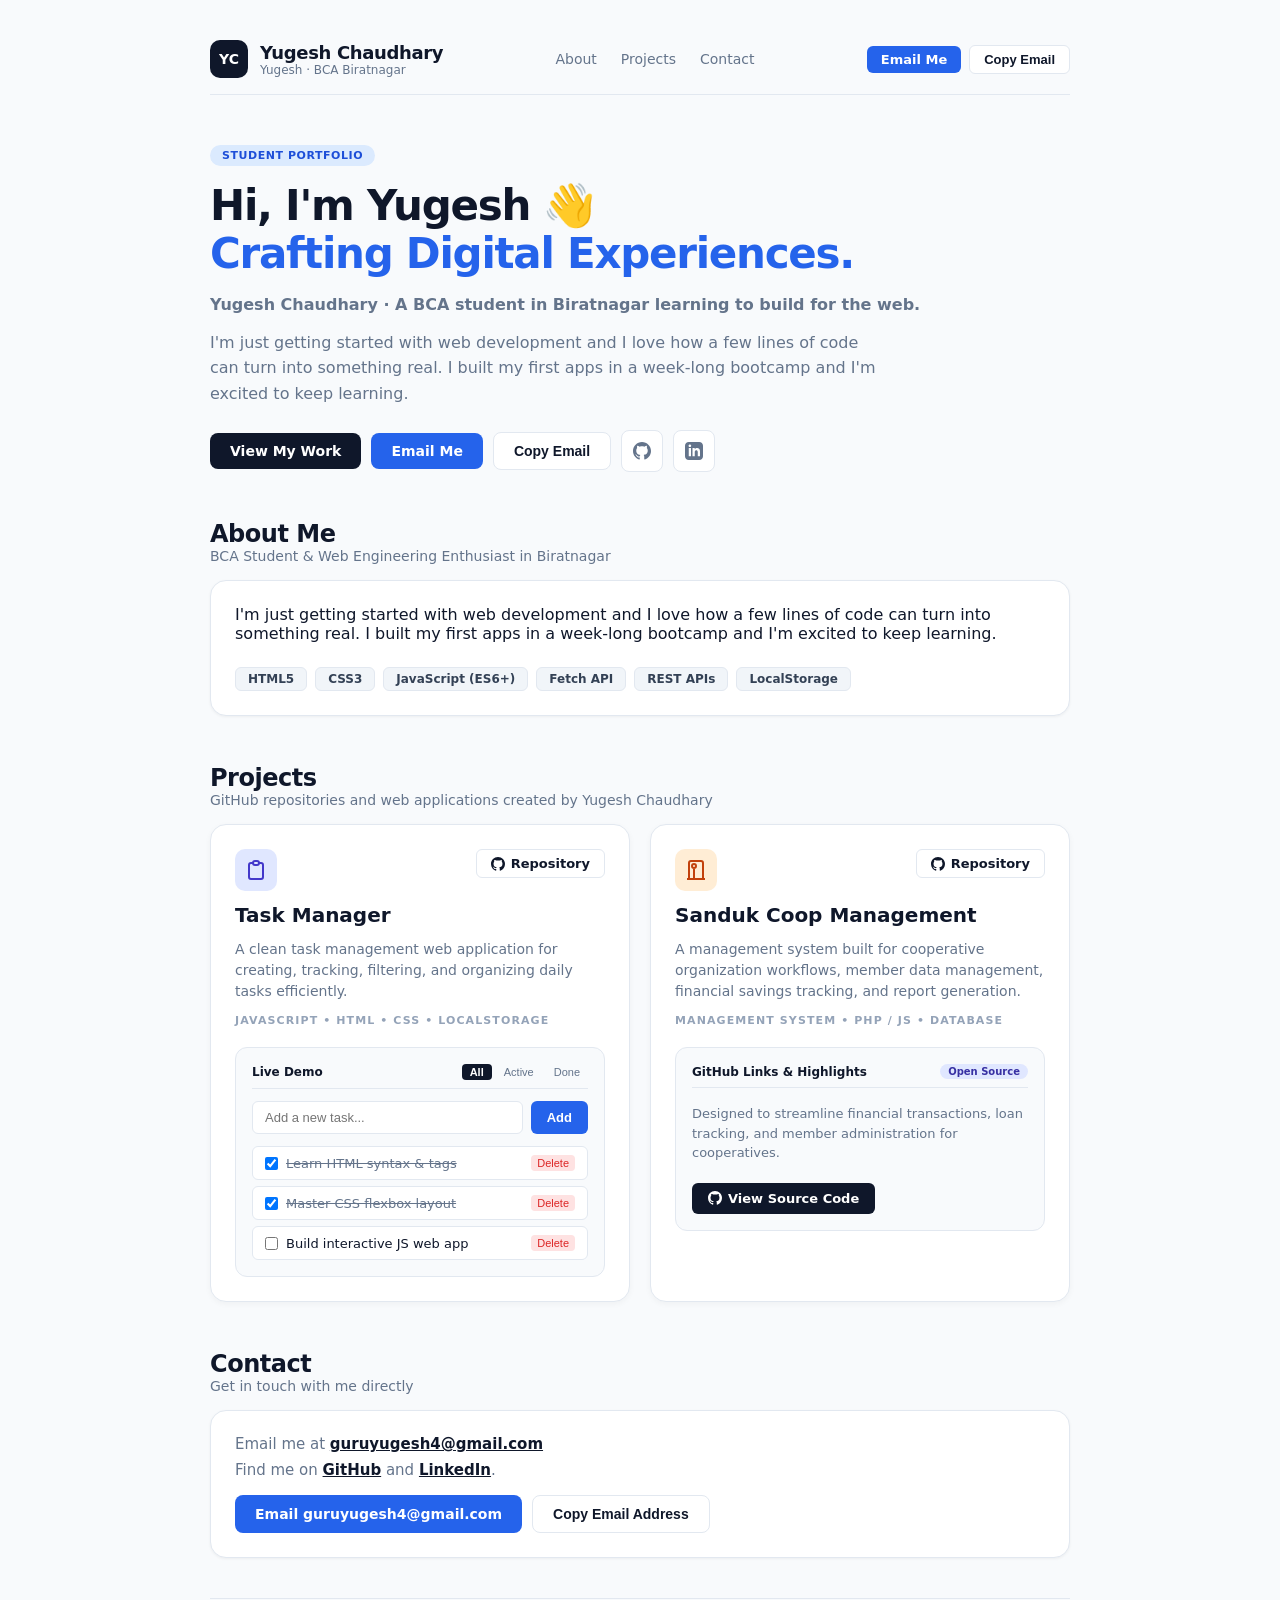
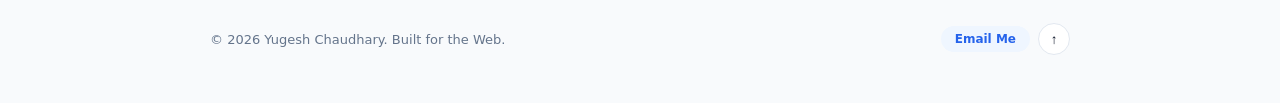
<file: index.html>
<!doctype html>
<html lang="en">
  <head>
    <meta charset="UTF-8" />
    <meta name="viewport" content="width=device-width, initial-scale=1.0" />
    <title>Yugesh Chaudhary - Yugesh Portfolio</title>
    <link rel="stylesheet" href="./index.css" />
  </head>
  <body>
    <div id="app" class="app-container">
      <!-- Header / Navigation -->
      <header class="navbar">
        <div class="nav-brand">
          <div class="brand-avatar">YC</div>
          <div class="brand-text">
            <span class="brand-name">Yugesh Chaudhary</span>
            <span class="brand-sub">Yugesh · BCA Biratnagar</span>
          </div>
        </div>
        <nav class="nav-links">
          <a href="#about">About</a>
          <a href="#projects">Projects</a>
          <a href="#contact">Contact</a>
        </nav>
        <div class="nav-actions">
          <a href="mailto:guruyugesh4@gmail.com" class="btn btn-primary-sm">Email Me</a>
          <button id="copyEmailNavBtn" class="btn btn-outline-sm">Copy Email</button>
        </div>
      </header>

      <!-- Main Content -->
      <main class="main-content">
        <!-- Hero Section -->
        <section class="hero-card">
          <div class="badge-tag">Student Portfolio</div>
          <h1 class="hero-title">
            Hi, I'm Yugesh 👋<br />
            <span class="text-blue">Crafting Digital Experiences.</span>
          </h1>
          <p class="hero-subtext">
            Yugesh Chaudhary · A BCA student in Biratnagar learning to build for the web.
          </p>
          <p class="hero-description">
            I'm just getting started with web development and I love how a few lines of code can turn into something real. I built my first apps in a week-long bootcamp and I'm excited to keep learning.
          </p>
          
          <div class="btn-group">
            <a href="#projects" class="btn btn-dark">View My Work</a>
            <a href="mailto:guruyugesh4@gmail.com" class="btn btn-blue">Email Me</a>
            <button id="copyEmailHeroBtn" class="btn btn-outline">Copy Email</button>
            <a href="https://github.com/yugeshChaudhar" target="_blank" rel="noopener noreferrer" class="btn btn-icon" title="GitHub">
              <svg width="18" height="18" viewBox="0 0 24 24" fill="currentColor"><path d="M12 0c-6.626 0-12 5.373-12 12 0 5.302 3.438 9.8 8.207 11.387.599.111.793-.261.793-.577v-2.234c-3.338.726-4.033-1.416-4.033-1.416-.546-1.387-1.333-1.756-1.333-1.756-1.089-.745.083-.729.083-.729 1.205.084 1.839 1.237 1.839 1.237 1.07 1.834 2.807 1.304 3.492.997.107-.775.418-1.305.762-1.604-2.665-.305-5.467-1.334-5.467-5.931 0-1.311.469-2.381 1.236-3.221-.124-.303-.535-1.524.117-3.176 0 0 1.008-.322 3.301 1.23.957-.266 1.983-.399 3.003-.404 1.02.005 2.047.138 3.006.404 2.291-1.552 3.297-1.23 3.297-1.23.653 1.653.242 2.874.118 3.176.77.84 1.235 1.911 1.235 3.221 0 4.609-2.807 5.624-5.479 5.921.43.372.823 1.102.823 2.222v3.293c0 .319.192.694.801.576 4.765-1.589 8.199-6.086 8.199-11.386 0-6.627-5.373-12-12-12z"/></svg>
            </a>
            <a href="https://linkedin.com" target="_blank" rel="noopener noreferrer" class="btn btn-icon" title="LinkedIn">
              <svg width="18" height="18" viewBox="0 0 24 24" fill="currentColor"><path d="M19 0h-14c-2.761 0-5 2.239-5 5v14c0 2.761 2.239 5 5 5h14c2.762 0 5-2.239 5-5v-14c0-2.761-2.238-5-5-5zm-11 19h-3v-11h3v11zm-1.5-12.268c-.966 0-1.75-.79-1.75-1.764s.784-1.764 1.75-1.764 1.75.79 1.75 1.764-.783 1.764-1.75 1.764zm13.5 12.268h-3v-5.604c0-3.368-4-3.113-4 0v5.604h-3v-11h3v1.765c1.396-2.586 7-2.777 7 2.476v6.759z"/></svg>
            </a>
          </div>
        </section>

        <!-- About Section -->
        <section id="about" class="section-block">
          <div class="section-header">
            <h2>About Me</h2>
            <p>BCA Student & Web Engineering Enthusiast in Biratnagar</p>
          </div>
          <div class="about-card">
            <p>
              I'm just getting started with web development and I love how a few lines of code can turn into something real. I built my first apps in a week-long bootcamp and I'm excited to keep learning.
            </p>
            <div class="skills-grid">
              <span class="skill-pill">HTML5</span>
              <span class="skill-pill">CSS3</span>
              <span class="skill-pill">JavaScript (ES6+)</span>
              <span class="skill-pill">Fetch API</span>
              <span class="skill-pill">REST APIs</span>
              <span class="skill-pill">LocalStorage</span>
            </div>
          </div>
        </section>

        <!-- Projects Section -->
        <section id="projects" class="section-block">
          <div class="section-header">
            <h2>Projects</h2>
            <p>GitHub repositories and web applications created by Yugesh Chaudhary</p>
          </div>

          <div class="projects-grid">
            <!-- Project 1: Task Manager -->
            <div class="project-card">
              <div class="project-header-row" style="display:flex; justify-content:space-between; align-items:flex-start;">
                <div class="project-icon icon-indigo">
                  <svg width="24" height="24" fill="none" stroke="currentColor" stroke-width="2" viewBox="0 0 24 24"><path d="M9 5H7a2 2 0 00-2 2v12a2 2 0 002 2h10a2 2 0 002-2V7a2 2 0 00-2-2h-2M9 5a2 2 0 002 2h2a2 2 0 002-2M9 5a2 2 0 012-2h2a2 2 0 012 2"/></svg>
                </div>
                <a href="https://github.com/yugeshChaudhar/Task-manager" target="_blank" rel="noopener noreferrer" class="btn btn-outline-sm" style="display:inline-flex; align-items:center; gap:6px;">
                  <svg width="14" height="14" viewBox="0 0 24 24" fill="currentColor"><path d="M12 0c-6.626 0-12 5.373-12 12 0 5.302 3.438 9.8 8.207 11.387.599.111.793-.261.793-.577v-2.234c-3.338.726-4.033-1.416-4.033-1.416-.546-1.387-1.333-1.756-1.333-1.756-1.089-.745.083-.729.083-.729 1.205.084 1.839 1.237 1.839 1.237 1.07 1.834 2.807 1.304 3.492.997.107-.775.418-1.305.762-1.604-2.665-.305-5.467-1.334-5.467-5.931 0-1.311.469-2.381 1.236-3.221-.124-.303-.535-1.524.117-3.176 0 0 1.008-.322 3.301 1.23.957-.266 1.983-.399 3.003-.404 1.02.005 2.047.138 3.006.404 2.291-1.552 3.297-1.23 3.297-1.23.653 1.653.242 2.874.118 3.176.77.84 1.235 1.911 1.235 3.221 0 4.609-2.807 5.624-5.479 5.921.43.372.823 1.102.823 2.222v3.293c0 .319.192.694.801.576 4.765-1.589 8.199-6.086 8.199-11.386 0-6.627-5.373-12-12-12z"/></svg>
                  Repository
                </a>
              </div>
              <h3 class="project-title">Task Manager</h3>
              <p class="project-desc">
                A clean task management web application for creating, tracking, filtering, and organizing daily tasks efficiently.
              </p>
              <div class="tech-tags">
                <span>JavaScript</span> • <span>HTML</span> • <span>CSS</span> • <span>LocalStorage</span>
              </div>

              <!-- Interactive Task Manager Widget -->
              <div class="interactive-widget">
                <div class="widget-header">
                  <span>Live Demo</span>
                  <div class="task-filter-btns">
                    <button id="filterAll" class="filter-btn active">All</button>
                    <button id="filterActive" class="filter-btn">Active</button>
                    <button id="filterCompleted" class="filter-btn">Done</button>
                  </div>
                </div>
                <form id="taskForm" class="widget-input-row">
                  <input type="text" id="taskInput" placeholder="Add a new task..." required />
                  <button type="submit" class="btn btn-blue-sm">Add</button>
                </form>
                <ul id="taskList" class="task-list"></ul>
              </div>
            </div>

            <!-- Project 2: Sanduk Coop Management System -->
            <div class="project-card">
              <div class="project-header-row" style="display:flex; justify-content:space-between; align-items:flex-start;">
                <div class="project-icon icon-orange">
                  <svg width="24" height="24" fill="none" stroke="currentColor" stroke-width="2" viewBox="0 0 24 24"><path d="M19 21V5a2 2 0 00-2-2H7a2 2 0 00-2 2v16m14 0h2m-2 0h-5m-9 0H3m2 0h5m0 0h5m-5 0V10m0 0a2 2 0 100-4 2 2 0 000 4z"/></svg>
                </div>
                <a href="https://github.com/yugeshChaudhar/sanduk-coop-management-system" target="_blank" rel="noopener noreferrer" class="btn btn-outline-sm" style="display:inline-flex; align-items:center; gap:6px;">
                  <svg width="14" height="14" viewBox="0 0 24 24" fill="currentColor"><path d="M12 0c-6.626 0-12 5.373-12 12 0 5.302 3.438 9.8 8.207 11.387.599.111.793-.261.793-.577v-2.234c-3.338.726-4.033-1.416-4.033-1.416-.546-1.387-1.333-1.756-1.333-1.756-1.089-.745.083-.729.083-.729 1.205.084 1.839 1.237 1.839 1.237 1.07 1.834 2.807 1.304 3.492.997.107-.775.418-1.305.762-1.604-2.665-.305-5.467-1.334-5.467-5.931 0-1.311.469-2.381 1.236-3.221-.124-.303-.535-1.524.117-3.176 0 0 1.008-.322 3.301 1.23.957-.266 1.983-.399 3.003-.404 1.02.005 2.047.138 3.006.404 2.291-1.552 3.297-1.23 3.297-1.23.653 1.653.242 2.874.118 3.176.77.84 1.235 1.911 1.235 3.221 0 4.609-2.807 5.624-5.479 5.921.43.372.823 1.102.823 2.222v3.293c0 .319.192.694.801.576 4.765-1.589 8.199-6.086 8.199-11.386 0-6.627-5.373-12-12-12z"/></svg>
                  Repository
                </a>
              </div>
              <h3 class="project-title">Sanduk Coop Management</h3>
              <p class="project-desc">
                A management system built for cooperative organization workflows, member data management, financial savings tracking, and report generation.
              </p>
              <div class="tech-tags">
                <span>Management System</span> • <span>PHP / JS</span> • <span>Database</span>
              </div>

              <div class="interactive-widget">
                <div class="widget-header">
                  <span>GitHub Links & Highlights</span>
                  <span class="status-badge" style="background:#e0e7ff; color:#3730a3;">Open Source</span>
                </div>
                <p style="font-size:13px; color:#64748b; line-height:1.5; margin:4px 0;">
                  Designed to streamline financial transactions, loan tracking, and member administration for cooperatives.
                </p>
                <div style="display:flex; gap:8px; margin-top:4px;">
                  <a href="https://github.com/yugeshChaudhar/sanduk-coop-management-system" target="_blank" rel="noopener noreferrer" class="btn btn-dark-sm" style="text-decoration:none; display:inline-flex; align-items:center; gap:6px;">
                    <svg width="14" height="14" viewBox="0 0 24 24" fill="currentColor"><path d="M12 0c-6.626 0-12 5.373-12 12 0 5.302 3.438 9.8 8.207 11.387.599.111.793-.261.793-.577v-2.234c-3.338.726-4.033-1.416-4.033-1.416-.546-1.387-1.333-1.756-1.333-1.756-1.089-.745.083-.729.083-.729 1.205.084 1.839 1.237 1.839 1.237 1.07 1.834 2.807 1.304 3.492.997.107-.775.418-1.305.762-1.604-2.665-.305-5.467-1.334-5.467-5.931 0-1.311.469-2.381 1.236-3.221-.124-.303-.535-1.524.117-3.176 0 0 1.008-.322 3.301 1.23.957-.266 1.983-.399 3.003-.404 1.02.005 2.047.138 3.006.404 2.291-1.552 3.297-1.23 3.297-1.23.653 1.653.242 2.874.118 3.176.77.84 1.235 1.911 1.235 3.221 0 4.609-2.807 5.624-5.479 5.921.43.372.823 1.102.823 2.222v3.293c0 .319.192.694.801.576 4.765-1.589 8.199-6.086 8.199-11.386 0-6.627-5.373-12-12-12z"/></svg>
                    View Source Code
                  </a>
                </div>
              </div>
            </div>
          </div>
        </section>

        <!-- Contact Section -->
        <section id="contact" class="section-block">
          <div class="section-header">
            <h2>Contact</h2>
            <p>Get in touch with me directly</p>
          </div>
          <div class="contact-card">
            <div class="contact-info">
              <p>Email me at <a href="mailto:guruyugesh4@gmail.com" class="link-bold">guruyugesh4@gmail.com</a></p>
              <p>Find me on <a href="https://github.com/yugeshChaudhar" target="_blank" rel="noopener noreferrer" class="link-bold">GitHub</a> and <a href="https://linkedin.com" target="_blank" rel="noopener noreferrer" class="link-bold">LinkedIn</a>.</p>
              <div class="contact-btn-row">
                <a href="mailto:guruyugesh4@gmail.com" class="btn btn-blue">Email guruyugesh4@gmail.com</a>
                <button id="copyEmailContactBtn" class="btn btn-outline">Copy Email Address</button>
              </div>
            </div>
          </div>
        </section>
      </main>

      <!-- Footer -->
      <footer class="footer">
        <div class="footer-text">© 2026 Yugesh Chaudhary. Built for the Web.</div>
        <div class="footer-actions">
          <a href="mailto:guruyugesh4@gmail.com" class="btn-pill-blue">Email Me</a>
          <button id="scrollToTopBtn" class="btn-pill-icon" title="Scroll to top">↑</button>
        </div>
      </footer>
    </div>

    <!-- Notification Toast -->
    <div id="toast" class="toast hidden"></div>

    <script src="./index.js"></script>
  </body>
</html>
</file>
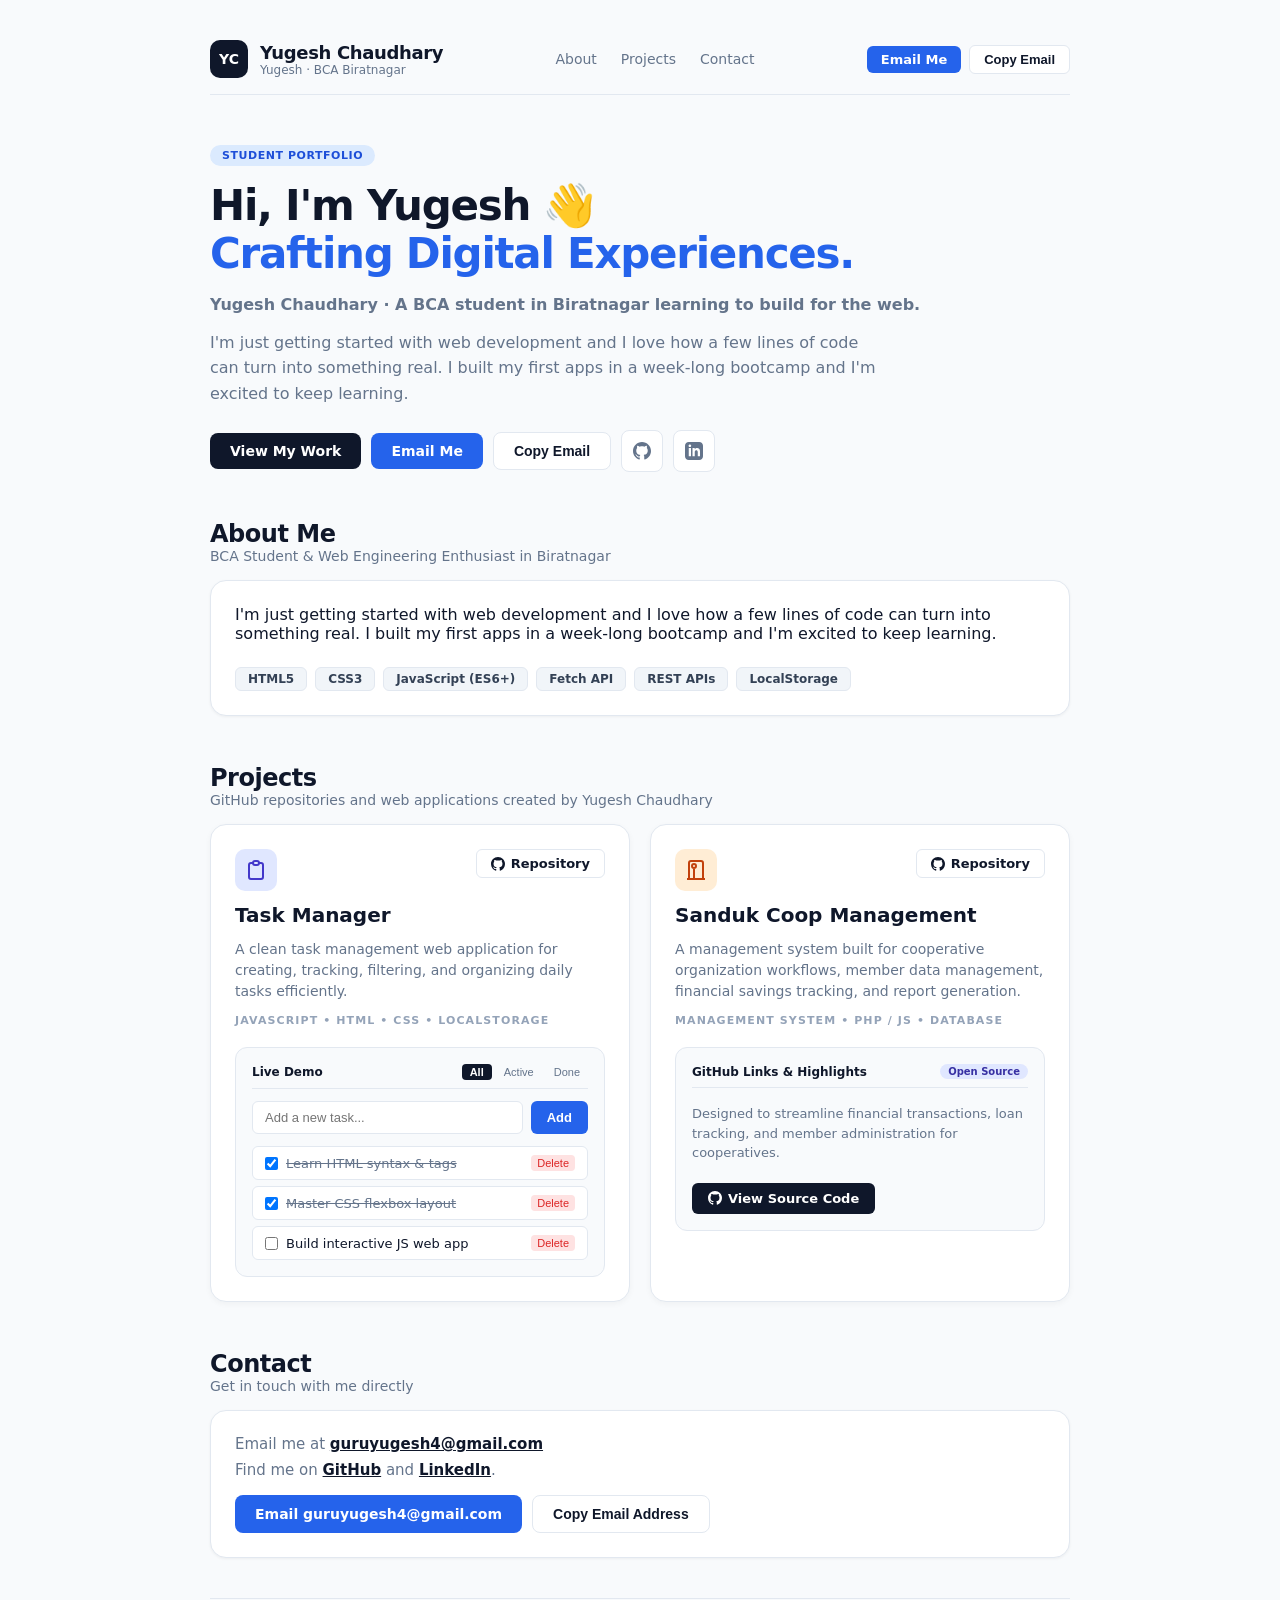
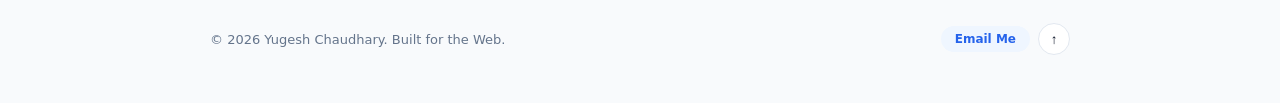
<file: portfolio.html>
<!doctype html>
<html lang="en">
  <head>
    <meta charset="UTF-8" />
    <meta name="viewport" content="width=device-width, initial-scale=1.0" />
    <title>Yugesh Chaudhary - Yugesh Portfolio</title>
    <link rel="stylesheet" href="./portfolio.css" />
  </head>
  <body>
    <div id="app" class="app-container">
      <!-- Header / Navigation -->
      <header class="navbar">
        <div class="nav-brand">
          <div class="brand-avatar">YC</div>
          <div class="brand-text">
            <span class="brand-name">Yugesh Chaudhary</span>
            <span class="brand-sub">Yugesh · BCA Biratnagar</span>
          </div>
        </div>
        <nav class="nav-links">
          <a href="#about">About</a>
          <a href="#projects">Projects</a>
          <a href="#contact">Contact</a>
        </nav>
        <div class="nav-actions">
          <a href="mailto:guruyugesh4@gmail.com" class="btn btn-primary-sm">Email Me</a>
          <button id="copyEmailNavBtn" class="btn btn-outline-sm">Copy Email</button>
        </div>
      </header>

      <!-- Main Content -->
      <main class="main-content">
        <!-- Hero Section -->
        <section class="hero-card">
          <div class="badge-tag">Student Portfolio</div>
          <h1 class="hero-title">
            Hi, I'm Yugesh 👋<br />
            <span class="text-blue">Crafting Digital Experiences.</span>
          </h1>
          <p class="hero-subtext">
            Yugesh Chaudhary · A BCA student in Biratnagar learning to build for the web.
          </p>
          <p class="hero-description">
            I'm just getting started with web development and I love how a few lines of code can turn into something real. I built my first apps in a week-long bootcamp and I'm excited to keep learning.
          </p>
          
          <div class="btn-group">
            <a href="#projects" class="btn btn-dark">View My Work</a>
            <a href="mailto:guruyugesh4@gmail.com" class="btn btn-blue">Email Me</a>
            <button id="copyEmailHeroBtn" class="btn btn-outline">Copy Email</button>
            <a href="https://github.com/yugeshChaudhar" target="_blank" rel="noopener noreferrer" class="btn btn-icon" title="GitHub">
              <svg width="18" height="18" viewBox="0 0 24 24" fill="currentColor"><path d="M12 0c-6.626 0-12 5.373-12 12 0 5.302 3.438 9.8 8.207 11.387.599.111.793-.261.793-.577v-2.234c-3.338.726-4.033-1.416-4.033-1.416-.546-1.387-1.333-1.756-1.333-1.756-1.089-.745.083-.729.083-.729 1.205.084 1.839 1.237 1.839 1.237 1.07 1.834 2.807 1.304 3.492.997.107-.775.418-1.305.762-1.604-2.665-.305-5.467-1.334-5.467-5.931 0-1.311.469-2.381 1.236-3.221-.124-.303-.535-1.524.117-3.176 0 0 1.008-.322 3.301 1.23.957-.266 1.983-.399 3.003-.404 1.02.005 2.047.138 3.006.404 2.291-1.552 3.297-1.23 3.297-1.23.653 1.653.242 2.874.118 3.176.77.84 1.235 1.911 1.235 3.221 0 4.609-2.807 5.624-5.479 5.921.43.372.823 1.102.823 2.222v3.293c0 .319.192.694.801.576 4.765-1.589 8.199-6.086 8.199-11.386 0-6.627-5.373-12-12-12z"/></svg>
            </a>
            <a href="https://linkedin.com" target="_blank" rel="noopener noreferrer" class="btn btn-icon" title="LinkedIn">
              <svg width="18" height="18" viewBox="0 0 24 24" fill="currentColor"><path d="M19 0h-14c-2.761 0-5 2.239-5 5v14c0 2.761 2.239 5 5 5h14c2.762 0 5-2.239 5-5v-14c0-2.761-2.238-5-5-5zm-11 19h-3v-11h3v11zm-1.5-12.268c-.966 0-1.75-.79-1.75-1.764s.784-1.764 1.75-1.764 1.75.79 1.75 1.764-.783 1.764-1.75 1.764zm13.5 12.268h-3v-5.604c0-3.368-4-3.113-4 0v5.604h-3v-11h3v1.765c1.396-2.586 7-2.777 7 2.476v6.759z"/></svg>
            </a>
          </div>
        </section>

        <!-- About Section -->
        <section id="about" class="section-block">
          <div class="section-header">
            <h2>About Me</h2>
            <p>BCA Student & Web Engineering Enthusiast in Biratnagar</p>
          </div>
          <div class="about-card">
            <p>
              I'm just getting started with web development and I love how a few lines of code can turn into something real. I built my first apps in a week-long bootcamp and I'm excited to keep learning.
            </p>
            <div class="skills-grid">
              <span class="skill-pill">HTML5</span>
              <span class="skill-pill">CSS3</span>
              <span class="skill-pill">JavaScript (ES6+)</span>
              <span class="skill-pill">Fetch API</span>
              <span class="skill-pill">REST APIs</span>
              <span class="skill-pill">LocalStorage</span>
            </div>
          </div>
        </section>

        <!-- Projects Section -->
        <section id="projects" class="section-block">
          <div class="section-header">
            <h2>Projects</h2>
            <p>GitHub repositories and web applications created by Yugesh Chaudhary</p>
          </div>

          <div class="projects-grid">
            <!-- Project 1: Task Manager -->
            <div class="project-card">
              <div class="project-header-row" style="display:flex; justify-content:space-between; align-items:flex-start;">
                <div class="project-icon icon-indigo">
                  <svg width="24" height="24" fill="none" stroke="currentColor" stroke-width="2" viewBox="0 0 24 24"><path d="M9 5H7a2 2 0 00-2 2v12a2 2 0 002 2h10a2 2 0 002-2V7a2 2 0 00-2-2h-2M9 5a2 2 0 002 2h2a2 2 0 002-2M9 5a2 2 0 012-2h2a2 2 0 012 2"/></svg>
                </div>
                <a href="https://github.com/yugeshChaudhar/Task-manager" target="_blank" rel="noopener noreferrer" class="btn btn-outline-sm" style="display:inline-flex; align-items:center; gap:6px;">
                  <svg width="14" height="14" viewBox="0 0 24 24" fill="currentColor"><path d="M12 0c-6.626 0-12 5.373-12 12 0 5.302 3.438 9.8 8.207 11.387.599.111.793-.261.793-.577v-2.234c-3.338.726-4.033-1.416-4.033-1.416-.546-1.387-1.333-1.756-1.333-1.756-1.089-.745.083-.729.083-.729 1.205.084 1.839 1.237 1.839 1.237 1.07 1.834 2.807 1.304 3.492.997.107-.775.418-1.305.762-1.604-2.665-.305-5.467-1.334-5.467-5.931 0-1.311.469-2.381 1.236-3.221-.124-.303-.535-1.524.117-3.176 0 0 1.008-.322 3.301 1.23.957-.266 1.983-.399 3.003-.404 1.02.005 2.047.138 3.006.404 2.291-1.552 3.297-1.23 3.297-1.23.653 1.653.242 2.874.118 3.176.77.84 1.235 1.911 1.235 3.221 0 4.609-2.807 5.624-5.479 5.921.43.372.823 1.102.823 2.222v3.293c0 .319.192.694.801.576 4.765-1.589 8.199-6.086 8.199-11.386 0-6.627-5.373-12-12-12z"/></svg>
                  Repository
                </a>
              </div>
              <h3 class="project-title">Task Manager</h3>
              <p class="project-desc">
                A clean task management web application for creating, tracking, filtering, and organizing daily tasks efficiently.
              </p>
              <div class="tech-tags">
                <span>JavaScript</span> • <span>HTML</span> • <span>CSS</span> • <span>LocalStorage</span>
              </div>

              <!-- Interactive Task Manager Widget -->
              <div class="interactive-widget">
                <div class="widget-header">
                  <span>Live Demo</span>
                  <div class="task-filter-btns">
                    <button id="filterAll" class="filter-btn active">All</button>
                    <button id="filterActive" class="filter-btn">Active</button>
                    <button id="filterCompleted" class="filter-btn">Done</button>
                  </div>
                </div>
                <form id="taskForm" class="widget-input-row">
                  <input type="text" id="taskInput" placeholder="Add a new task..." required />
                  <button type="submit" class="btn btn-blue-sm">Add</button>
                </form>
                <ul id="taskList" class="task-list"></ul>
              </div>
            </div>

            <!-- Project 2: Sanduk Coop Management System -->
            <div class="project-card">
              <div class="project-header-row" style="display:flex; justify-content:space-between; align-items:flex-start;">
                <div class="project-icon icon-orange">
                  <svg width="24" height="24" fill="none" stroke="currentColor" stroke-width="2" viewBox="0 0 24 24"><path d="M19 21V5a2 2 0 00-2-2H7a2 2 0 00-2 2v16m14 0h2m-2 0h-5m-9 0H3m2 0h5m0 0h5m-5 0V10m0 0a2 2 0 100-4 2 2 0 000 4z"/></svg>
                </div>
                <a href="https://github.com/yugeshChaudhar/sanduk-coop-management-system" target="_blank" rel="noopener noreferrer" class="btn btn-outline-sm" style="display:inline-flex; align-items:center; gap:6px;">
                  <svg width="14" height="14" viewBox="0 0 24 24" fill="currentColor"><path d="M12 0c-6.626 0-12 5.373-12 12 0 5.302 3.438 9.8 8.207 11.387.599.111.793-.261.793-.577v-2.234c-3.338.726-4.033-1.416-4.033-1.416-.546-1.387-1.333-1.756-1.333-1.756-1.089-.745.083-.729.083-.729 1.205.084 1.839 1.237 1.839 1.237 1.07 1.834 2.807 1.304 3.492.997.107-.775.418-1.305.762-1.604-2.665-.305-5.467-1.334-5.467-5.931 0-1.311.469-2.381 1.236-3.221-.124-.303-.535-1.524.117-3.176 0 0 1.008-.322 3.301 1.23.957-.266 1.983-.399 3.003-.404 1.02.005 2.047.138 3.006.404 2.291-1.552 3.297-1.23 3.297-1.23.653 1.653.242 2.874.118 3.176.77.84 1.235 1.911 1.235 3.221 0 4.609-2.807 5.624-5.479 5.921.43.372.823 1.102.823 2.222v3.293c0 .319.192.694.801.576 4.765-1.589 8.199-6.086 8.199-11.386 0-6.627-5.373-12-12-12z"/></svg>
                  Repository
                </a>
              </div>
              <h3 class="project-title">Sanduk Coop Management</h3>
              <p class="project-desc">
                A management system built for cooperative organization workflows, member data management, financial savings tracking, and report generation.
              </p>
              <div class="tech-tags">
                <span>Management System</span> • <span>PHP / JS</span> • <span>Database</span>
              </div>

              <div class="interactive-widget">
                <div class="widget-header">
                  <span>GitHub Links & Highlights</span>
                  <span class="status-badge" style="background:#e0e7ff; color:#3730a3;">Open Source</span>
                </div>
                <p style="font-size:13px; color:#64748b; line-height:1.5; margin:4px 0;">
                  Designed to streamline financial transactions, loan tracking, and member administration for cooperatives.
                </p>
                <div style="display:flex; gap:8px; margin-top:4px;">
                  <a href="https://github.com/yugeshChaudhar/sanduk-coop-management-system" target="_blank" rel="noopener noreferrer" class="btn btn-dark-sm" style="text-decoration:none; display:inline-flex; align-items:center; gap:6px;">
                    <svg width="14" height="14" viewBox="0 0 24 24" fill="currentColor"><path d="M12 0c-6.626 0-12 5.373-12 12 0 5.302 3.438 9.8 8.207 11.387.599.111.793-.261.793-.577v-2.234c-3.338.726-4.033-1.416-4.033-1.416-.546-1.387-1.333-1.756-1.333-1.756-1.089-.745.083-.729.083-.729 1.205.084 1.839 1.237 1.839 1.237 1.07 1.834 2.807 1.304 3.492.997.107-.775.418-1.305.762-1.604-2.665-.305-5.467-1.334-5.467-5.931 0-1.311.469-2.381 1.236-3.221-.124-.303-.535-1.524.117-3.176 0 0 1.008-.322 3.301 1.23.957-.266 1.983-.399 3.003-.404 1.02.005 2.047.138 3.006.404 2.291-1.552 3.297-1.23 3.297-1.23.653 1.653.242 2.874.118 3.176.77.84 1.235 1.911 1.235 3.221 0 4.609-2.807 5.624-5.479 5.921.43.372.823 1.102.823 2.222v3.293c0 .319.192.694.801.576 4.765-1.589 8.199-6.086 8.199-11.386 0-6.627-5.373-12-12-12z"/></svg>
                    View Source Code
                  </a>
                </div>
              </div>
            </div>
          </div>
        </section>

        <!-- Contact Section -->
        <section id="contact" class="section-block">
          <div class="section-header">
            <h2>Contact</h2>
            <p>Get in touch with me directly</p>
          </div>
          <div class="contact-card">
            <div class="contact-info">
              <p>Email me at <a href="mailto:guruyugesh4@gmail.com" class="link-bold">guruyugesh4@gmail.com</a></p>
              <p>Find me on <a href="https://github.com/yugeshChaudhar" target="_blank" rel="noopener noreferrer" class="link-bold">GitHub</a> and <a href="https://linkedin.com" target="_blank" rel="noopener noreferrer" class="link-bold">LinkedIn</a>.</p>
              <div class="contact-btn-row">
                <a href="mailto:guruyugesh4@gmail.com" class="btn btn-blue">Email guruyugesh4@gmail.com</a>
                <button id="copyEmailContactBtn" class="btn btn-outline">Copy Email Address</button>
              </div>
            </div>
          </div>
        </section>
      </main>

      <!-- Footer -->
      <footer class="footer">
        <div class="footer-text">© 2026 Yugesh Chaudhary. Built for the Web.</div>
        <div class="footer-actions">
          <a href="mailto:guruyugesh4@gmail.com" class="btn-pill-blue">Email Me</a>
          <button id="scrollToTopBtn" class="btn-pill-icon" title="Scroll to top">↑</button>
        </div>
      </footer>
    </div>

    <!-- Notification Toast -->
    <div id="toast" class="toast hidden"></div>

    <script src="./portfolio.js"></script>
  </body>
</html>
</file>
<file: index.css>
/* Clean Minimalism Styling for Yugesh Chaudhary Portfolio */
:root {
  --bg-main: #f8fafc;
  --bg-card: #ffffff;
  --text-main: #0f172a;
  --text-muted: #64748b;
  --primary-blue: #2563eb;
  --primary-blue-hover: #1d4ed8;
  --primary-dark: #0f172a;
  --primary-dark-hover: #1e293b;
  --border-color: #e2e8f0;
  --badge-bg: #dbeafe;
  --badge-text: #1d4ed8;
  --radius-card: 16px;
  --radius-btn: 8px;
}

* {
  box-sizing: border-box;
  margin: 0;
  padding: 0;
}

html {
  scroll-behavior: smooth;
  font-family: system-ui, -apple-system, BlinkMacSystemFont, 'Segoe UI', Roboto, Oxygen, Ubuntu, Cantarell, sans-serif;
  background-color: var(--bg-main);
  color: var(--text-main);
}

body {
  margin: 0;
  padding: 0;
  min-height: 100vh;
  display: flex;
  flex-direction: column;
}

.app-container {
  max-width: 900px;
  margin: 0 auto;
  padding: 24px 20px;
  display: flex;
  flex-direction: column;
  gap: 40px;
  width: 100%;
}

/* Header */
.navbar {
  display: flex;
  align-items: center;
  justify-content: space-between;
  padding: 16px 0;
  border-bottom: 1px solid var(--border-color);
  gap: 16px;
}

.nav-brand {
  display: flex;
  align-items: center;
  gap: 12px;
}

.brand-avatar {
  width: 38px;
  height: 38px;
  background: var(--primary-dark);
  color: #ffffff;
  font-weight: 800;
  font-size: 14px;
  border-radius: 10px;
  display: flex;
  align-items: center;
  justify-content: center;
}

.brand-text {
  display: flex;
  flex-direction: column;
}

.brand-name {
  font-size: 18px;
  font-weight: 700;
  letter-spacing: -0.02em;
  color: var(--text-main);
}

.brand-sub {
  font-size: 12px;
  color: var(--text-muted);
}

.nav-links {
  display: flex;
  gap: 24px;
  font-size: 14px;
  font-weight: 500;
}

.nav-links a {
  color: var(--text-muted);
  text-decoration: none;
  transition: color 0.2s;
}

.nav-links a:hover {
  color: var(--text-main);
}

.nav-actions {
  display: flex;
  align-items: center;
  gap: 8px;
}

/* Main Content */
.main-content {
  display: flex;
  flex-direction: column;
  gap: 48px;
}

/* Hero Section */
.hero-card {
  display: flex;
  flex-direction: column;
  gap: 16px;
  padding-top: 10px;
}

.badge-tag {
  display: inline-block;
  align-self: flex-start;
  padding: 4px 12px;
  border-radius: 99px;
  background: var(--badge-bg);
  color: var(--badge-text);
  font-size: 11px;
  font-weight: 700;
  text-transform: uppercase;
  letter-spacing: 0.05em;
}

.hero-title {
  font-size: 42px;
  font-weight: 800;
  line-height: 1.15;
  letter-spacing: -0.03em;
  color: var(--text-main);
}

.text-blue {
  color: var(--primary-blue);
}

.hero-subtext {
  font-size: 16px;
  font-weight: 600;
  color: var(--text-muted);
}

.hero-description {
  font-size: 16px;
  line-height: 1.6;
  color: var(--text-muted);
  max-width: 680px;
}

/* Button Suite */
.btn-group {
  display: flex;
  flex-wrap: wrap;
  align-items: center;
  gap: 10px;
  padding-top: 8px;
}

.btn {
  padding: 10px 20px;
  border-radius: var(--radius-btn);
  font-size: 14px;
  font-weight: 600;
  text-decoration: none;
  border: none;
  cursor: pointer;
  transition: all 0.2s;
  display: inline-flex;
  align-items: center;
  justify-content: center;
}

.btn-dark {
  background: var(--primary-dark);
  color: #ffffff;
}

.btn-dark:hover {
  background: var(--primary-dark-hover);
}

.btn-blue {
  background: var(--primary-blue);
  color: #ffffff;
}

.btn-blue:hover {
  background: var(--primary-blue-hover);
}

.btn-outline {
  background: #ffffff;
  color: var(--text-main);
  border: 1px solid var(--border-color);
}

.btn-outline:hover {
  background: #f1f5f9;
}

.btn-icon {
  width: 42px;
  height: 42px;
  padding: 0;
  border-radius: var(--radius-btn);
  background: #ffffff;
  color: var(--text-muted);
  border: 1px solid var(--border-color);
}

.btn-icon:hover {
  background: #f1f5f9;
  color: var(--text-main);
}

.btn-primary-sm {
  padding: 6px 14px;
  font-size: 13px;
  border-radius: 6px;
  background: var(--primary-blue);
  color: #ffffff;
  text-decoration: none;
  font-weight: 600;
}

.btn-outline-sm {
  padding: 6px 14px;
  font-size: 13px;
  border-radius: 6px;
  background: #ffffff;
  color: var(--text-main);
  border: 1px solid var(--border-color);
  font-weight: 600;
  cursor: pointer;
}

.btn-blue-sm, .btn-dark-sm {
  padding: 8px 16px;
  font-size: 13px;
  border-radius: 6px;
  font-weight: 600;
  border: none;
  cursor: pointer;
}

.btn-blue-sm { background: var(--primary-blue); color: #fff; }
.btn-blue-sm:hover { background: var(--primary-blue-hover); }
.btn-dark-sm { background: var(--primary-dark); color: #fff; }
.btn-dark-sm:hover { background: var(--primary-dark-hover); }

/* Section Blocks */
.section-block {
  display: flex;
  flex-direction: column;
  gap: 16px;
}

.section-header h2 {
  font-size: 24px;
  font-weight: 800;
  letter-spacing: -0.02em;
}

.section-header p {
  font-size: 14px;
  color: var(--text-muted);
}

/* About Card */
.about-card, .contact-card {
  background: var(--bg-card);
  border: 1px solid var(--border-color);
  border-radius: var(--radius-card);
  padding: 24px;
  box-shadow: 0 1px 3px rgba(0, 0, 0, 0.05);
  display: flex;
  flex-direction: column;
  gap: 16px;
}

.skills-grid {
  display: flex;
  flex-wrap: wrap;
  gap: 8px;
  padding-top: 8px;
}

.skill-pill {
  background: #f1f5f9;
  color: #334155;
  font-size: 12px;
  font-weight: 600;
  padding: 4px 12px;
  border-radius: 6px;
  border: 1px solid var(--border-color);
}

/* Projects Grid */
.projects-grid {
  display: grid;
  grid-template-columns: repeat(auto-fit, minmax(340px, 1fr));
  gap: 20px;
}

.project-card {
  background: var(--bg-card);
  border: 1px solid var(--border-color);
  border-radius: var(--radius-card);
  padding: 24px;
  box-shadow: 0 2px 6px rgba(0, 0, 0, 0.04);
  display: flex;
  flex-direction: column;
  gap: 12px;
}

.project-icon {
  width: 42px;
  height: 42px;
  border-radius: 10px;
  display: flex;
  align-items: center;
  justify-content: center;
}

.icon-indigo { background: #e0e7ff; color: #4338ca; }
.icon-orange { background: #ffedd5; color: #c2410c; }

.project-title {
  font-size: 20px;
  font-weight: 700;
}

.project-desc {
  font-size: 14px;
  color: var(--text-muted);
  line-height: 1.5;
}

.tech-tags {
  font-size: 11px;
  font-weight: 700;
  color: #94a3b8;
  letter-spacing: 0.1em;
  text-transform: uppercase;
}

/* Interactive Widgets inside Projects */
.interactive-widget {
  background: #f8fafc;
  border: 1px solid var(--border-color);
  border-radius: 12px;
  padding: 16px;
  margin-top: 8px;
  display: flex;
  flex-direction: column;
  gap: 12px;
}

.widget-header {
  display: flex;
  align-items: center;
  justify-content: space-between;
  font-size: 12px;
  font-weight: 700;
  color: var(--text-main);
  border-bottom: 1px solid var(--border-color);
  padding-bottom: 8px;
}

.task-filter-btns {
  display: flex;
  gap: 4px;
}

.filter-btn {
  background: transparent;
  border: none;
  font-size: 11px;
  padding: 2px 8px;
  border-radius: 4px;
  color: var(--text-muted);
  cursor: pointer;
}

.filter-btn.active {
  background: var(--primary-dark);
  color: #ffffff;
  font-weight: 600;
}

.widget-input-row {
  display: flex;
  gap: 8px;
}

.widget-input-row input {
  flex: 1;
  padding: 8px 12px;
  border: 1px solid var(--border-color);
  border-radius: 6px;
  font-size: 13px;
  outline: none;
}

.widget-input-row input:focus {
  border-color: var(--primary-blue);
}

/* Task List */
.task-list {
  list-style: none;
  display: flex;
  flex-direction: column;
  gap: 6px;
  max-height: 160px;
  overflow-y: auto;
}

.task-item {
  display: flex;
  align-items: center;
  justify-content: space-between;
  background: #ffffff;
  padding: 8px 12px;
  border-radius: 6px;
  border: 1px solid var(--border-color);
  font-size: 13px;
}

.task-item.completed span {
  text-decoration: line-through;
  color: var(--text-muted);
}

.btn-del {
  background: #fee2e2;
  color: #dc2626;
  border: none;
  padding: 2px 6px;
  border-radius: 4px;
  font-size: 11px;
  cursor: pointer;
}

/* Hero Finder Card */
.status-badge {
  background: #dcfce7;
  color: #15803d;
  font-size: 10px;
  padding: 2px 8px;
  border-radius: 99px;
  font-weight: 600;
}

.quick-hero-btns {
  display: flex;
  gap: 6px;
}

.hero-chip {
  background: #ffffff;
  border: 1px solid var(--border-color);
  padding: 3px 10px;
  border-radius: 99px;
  font-size: 11px;
  font-weight: 600;
  color: var(--text-muted);
  cursor: pointer;
}

.hero-chip:hover {
  background: var(--primary-dark);
  color: #ffffff;
}

.hero-result-card {
  background: #ffffff;
  border: 1px solid var(--border-color);
  border-radius: 8px;
  padding: 12px;
  display: flex;
  gap: 12px;
  align-items: center;
}

.hero-img {
  width: 64px;
  height: 64px;
  border-radius: 8px;
  object-fit: cover;
}

.hero-info h4 {
  font-size: 14px;
  font-weight: 700;
  margin-bottom: 4px;
}

.stat-bar-container {
  display: flex;
  flex-direction: column;
  gap: 2px;
  margin-top: 2px;
  width: 140px;
}

.stat-label {
  font-size: 10px;
  color: var(--text-muted);
  display: flex;
  justify-content: space-between;
}

.stat-bar {
  height: 4px;
  background: #e2e8f0;
  border-radius: 2px;
  overflow: hidden;
}

.stat-fill {
  height: 100%;
  background: var(--primary-blue);
  border-radius: 2px;
}

/* Contact Card */
.contact-info p {
  font-size: 15px;
  color: var(--text-muted);
  margin-bottom: 8px;
}

.link-bold {
  color: var(--text-main);
  font-weight: 700;
  text-decoration: underline;
}

.contact-btn-row {
  display: flex;
  gap: 10px;
  margin-top: 16px;
  flex-wrap: wrap;
}

/* Footer */
.footer {
  border-top: 1px solid var(--border-color);
  padding: 24px 0;
  display: flex;
  align-items: center;
  justify-content: space-between;
}

.footer-text {
  font-size: 13px;
  color: var(--text-muted);
}

.footer-actions {
  display: flex;
  align-items: center;
  gap: 8px;
}

.btn-pill-blue {
  background: #eff6ff;
  color: var(--primary-blue);
  font-size: 12px;
  font-weight: 700;
  padding: 6px 14px;
  border-radius: 99px;
  text-decoration: none;
}

.btn-pill-icon {
  width: 32px;
  height: 32px;
  border-radius: 99px;
  border: 1px solid var(--border-color);
  background: #ffffff;
  color: var(--text-main);
  cursor: pointer;
  font-weight: bold;
}

/* Toast */
.toast {
  position: fixed;
  bottom: 24px;
  right: 24px;
  background: var(--primary-dark);
  color: #ffffff;
  padding: 12px 20px;
  border-radius: 10px;
  font-size: 13px;
  font-weight: 600;
  box-shadow: 0 10px 25px rgba(0, 0, 0, 0.15);
  transition: opacity 0.3s, transform 0.3s;
  z-index: 100;
}

.toast.hidden {
  opacity: 0;
  transform: translateY(20px);
  pointer-events: none;
}

/* Responsive adjustments */
@media (max-width: 640px) {
  .hero-title { font-size: 32px; }
  .navbar { flex-wrap: wrap; }
  .nav-links { display: none; }
  .projects-grid { grid-template-columns: 1fr; }
}
</file>
<file: portfolio.css>
/* Clean Minimalism Styling for Yugesh Chaudhary Portfolio */
:root {
  --bg-main: #f8fafc;
  --bg-card: #ffffff;
  --text-main: #0f172a;
  --text-muted: #64748b;
  --primary-blue: #2563eb;
  --primary-blue-hover: #1d4ed8;
  --primary-dark: #0f172a;
  --primary-dark-hover: #1e293b;
  --border-color: #e2e8f0;
  --badge-bg: #dbeafe;
  --badge-text: #1d4ed8;
  --radius-card: 16px;
  --radius-btn: 8px;
}

* {
  box-sizing: border-box;
  margin: 0;
  padding: 0;
}

html {
  scroll-behavior: smooth;
  font-family: system-ui, -apple-system, BlinkMacSystemFont, 'Segoe UI', Roboto, Oxygen, Ubuntu, Cantarell, sans-serif;
  background-color: var(--bg-main);
  color: var(--text-main);
}

body {
  margin: 0;
  padding: 0;
  min-height: 100vh;
  display: flex;
  flex-direction: column;
}

.app-container {
  max-width: 900px;
  margin: 0 auto;
  padding: 24px 20px;
  display: flex;
  flex-direction: column;
  gap: 40px;
  width: 100%;
}

/* Header */
.navbar {
  display: flex;
  align-items: center;
  justify-content: space-between;
  padding: 16px 0;
  border-bottom: 1px solid var(--border-color);
  gap: 16px;
}

.nav-brand {
  display: flex;
  align-items: center;
  gap: 12px;
}

.brand-avatar {
  width: 38px;
  height: 38px;
  background: var(--primary-dark);
  color: #ffffff;
  font-weight: 800;
  font-size: 14px;
  border-radius: 10px;
  display: flex;
  align-items: center;
  justify-content: center;
}

.brand-text {
  display: flex;
  flex-direction: column;
}

.brand-name {
  font-size: 18px;
  font-weight: 700;
  letter-spacing: -0.02em;
  color: var(--text-main);
}

.brand-sub {
  font-size: 12px;
  color: var(--text-muted);
}

.nav-links {
  display: flex;
  gap: 24px;
  font-size: 14px;
  font-weight: 500;
}

.nav-links a {
  color: var(--text-muted);
  text-decoration: none;
  transition: color 0.2s;
}

.nav-links a:hover {
  color: var(--text-main);
}

.nav-actions {
  display: flex;
  align-items: center;
  gap: 8px;
}

/* Main Content */
.main-content {
  display: flex;
  flex-direction: column;
  gap: 48px;
}

/* Hero Section */
.hero-card {
  display: flex;
  flex-direction: column;
  gap: 16px;
  padding-top: 10px;
}

.badge-tag {
  display: inline-block;
  align-self: flex-start;
  padding: 4px 12px;
  border-radius: 99px;
  background: var(--badge-bg);
  color: var(--badge-text);
  font-size: 11px;
  font-weight: 700;
  text-transform: uppercase;
  letter-spacing: 0.05em;
}

.hero-title {
  font-size: 42px;
  font-weight: 800;
  line-height: 1.15;
  letter-spacing: -0.03em;
  color: var(--text-main);
}

.text-blue {
  color: var(--primary-blue);
}

.hero-subtext {
  font-size: 16px;
  font-weight: 600;
  color: var(--text-muted);
}

.hero-description {
  font-size: 16px;
  line-height: 1.6;
  color: var(--text-muted);
  max-width: 680px;
}

/* Button Suite */
.btn-group {
  display: flex;
  flex-wrap: wrap;
  align-items: center;
  gap: 10px;
  padding-top: 8px;
}

.btn {
  padding: 10px 20px;
  border-radius: var(--radius-btn);
  font-size: 14px;
  font-weight: 600;
  text-decoration: none;
  border: none;
  cursor: pointer;
  transition: all 0.2s;
  display: inline-flex;
  align-items: center;
  justify-content: center;
}

.btn-dark {
  background: var(--primary-dark);
  color: #ffffff;
}

.btn-dark:hover {
  background: var(--primary-dark-hover);
}

.btn-blue {
  background: var(--primary-blue);
  color: #ffffff;
}

.btn-blue:hover {
  background: var(--primary-blue-hover);
}

.btn-outline {
  background: #ffffff;
  color: var(--text-main);
  border: 1px solid var(--border-color);
}

.btn-outline:hover {
  background: #f1f5f9;
}

.btn-icon {
  width: 42px;
  height: 42px;
  padding: 0;
  border-radius: var(--radius-btn);
  background: #ffffff;
  color: var(--text-muted);
  border: 1px solid var(--border-color);
}

.btn-icon:hover {
  background: #f1f5f9;
  color: var(--text-main);
}

.btn-primary-sm {
  padding: 6px 14px;
  font-size: 13px;
  border-radius: 6px;
  background: var(--primary-blue);
  color: #ffffff;
  text-decoration: none;
  font-weight: 600;
}

.btn-outline-sm {
  padding: 6px 14px;
  font-size: 13px;
  border-radius: 6px;
  background: #ffffff;
  color: var(--text-main);
  border: 1px solid var(--border-color);
  font-weight: 600;
  cursor: pointer;
}

.btn-blue-sm, .btn-dark-sm {
  padding: 8px 16px;
  font-size: 13px;
  border-radius: 6px;
  font-weight: 600;
  border: none;
  cursor: pointer;
}

.btn-blue-sm { background: var(--primary-blue); color: #fff; }
.btn-blue-sm:hover { background: var(--primary-blue-hover); }
.btn-dark-sm { background: var(--primary-dark); color: #fff; }
.btn-dark-sm:hover { background: var(--primary-dark-hover); }

/* Section Blocks */
.section-block {
  display: flex;
  flex-direction: column;
  gap: 16px;
}

.section-header h2 {
  font-size: 24px;
  font-weight: 800;
  letter-spacing: -0.02em;
}

.section-header p {
  font-size: 14px;
  color: var(--text-muted);
}

/* About Card */
.about-card, .contact-card {
  background: var(--bg-card);
  border: 1px solid var(--border-color);
  border-radius: var(--radius-card);
  padding: 24px;
  box-shadow: 0 1px 3px rgba(0, 0, 0, 0.05);
  display: flex;
  flex-direction: column;
  gap: 16px;
}

.skills-grid {
  display: flex;
  flex-wrap: wrap;
  gap: 8px;
  padding-top: 8px;
}

.skill-pill {
  background: #f1f5f9;
  color: #334155;
  font-size: 12px;
  font-weight: 600;
  padding: 4px 12px;
  border-radius: 6px;
  border: 1px solid var(--border-color);
}

/* Projects Grid */
.projects-grid {
  display: grid;
  grid-template-columns: repeat(auto-fit, minmax(340px, 1fr));
  gap: 20px;
}

.project-card {
  background: var(--bg-card);
  border: 1px solid var(--border-color);
  border-radius: var(--radius-card);
  padding: 24px;
  box-shadow: 0 2px 6px rgba(0, 0, 0, 0.04);
  display: flex;
  flex-direction: column;
  gap: 12px;
}

.project-icon {
  width: 42px;
  height: 42px;
  border-radius: 10px;
  display: flex;
  align-items: center;
  justify-content: center;
}

.icon-indigo { background: #e0e7ff; color: #4338ca; }
.icon-orange { background: #ffedd5; color: #c2410c; }

.project-title {
  font-size: 20px;
  font-weight: 700;
}

.project-desc {
  font-size: 14px;
  color: var(--text-muted);
  line-height: 1.5;
}

.tech-tags {
  font-size: 11px;
  font-weight: 700;
  color: #94a3b8;
  letter-spacing: 0.1em;
  text-transform: uppercase;
}

/* Interactive Widgets inside Projects */
.interactive-widget {
  background: #f8fafc;
  border: 1px solid var(--border-color);
  border-radius: 12px;
  padding: 16px;
  margin-top: 8px;
  display: flex;
  flex-direction: column;
  gap: 12px;
}

.widget-header {
  display: flex;
  align-items: center;
  justify-content: space-between;
  font-size: 12px;
  font-weight: 700;
  color: var(--text-main);
  border-bottom: 1px solid var(--border-color);
  padding-bottom: 8px;
}

.task-filter-btns {
  display: flex;
  gap: 4px;
}

.filter-btn {
  background: transparent;
  border: none;
  font-size: 11px;
  padding: 2px 8px;
  border-radius: 4px;
  color: var(--text-muted);
  cursor: pointer;
}

.filter-btn.active {
  background: var(--primary-dark);
  color: #ffffff;
  font-weight: 600;
}

.widget-input-row {
  display: flex;
  gap: 8px;
}

.widget-input-row input {
  flex: 1;
  padding: 8px 12px;
  border: 1px solid var(--border-color);
  border-radius: 6px;
  font-size: 13px;
  outline: none;
}

.widget-input-row input:focus {
  border-color: var(--primary-blue);
}

/* Task List */
.task-list {
  list-style: none;
  display: flex;
  flex-direction: column;
  gap: 6px;
  max-height: 160px;
  overflow-y: auto;
}

.task-item {
  display: flex;
  align-items: center;
  justify-content: space-between;
  background: #ffffff;
  padding: 8px 12px;
  border-radius: 6px;
  border: 1px solid var(--border-color);
  font-size: 13px;
}

.task-item.completed span {
  text-decoration: line-through;
  color: var(--text-muted);
}

.btn-del {
  background: #fee2e2;
  color: #dc2626;
  border: none;
  padding: 2px 6px;
  border-radius: 4px;
  font-size: 11px;
  cursor: pointer;
}

/* Hero Finder Card */
.status-badge {
  background: #dcfce7;
  color: #15803d;
  font-size: 10px;
  padding: 2px 8px;
  border-radius: 99px;
  font-weight: 600;
}

.quick-hero-btns {
  display: flex;
  gap: 6px;
}

.hero-chip {
  background: #ffffff;
  border: 1px solid var(--border-color);
  padding: 3px 10px;
  border-radius: 99px;
  font-size: 11px;
  font-weight: 600;
  color: var(--text-muted);
  cursor: pointer;
}

.hero-chip:hover {
  background: var(--primary-dark);
  color: #ffffff;
}

.hero-result-card {
  background: #ffffff;
  border: 1px solid var(--border-color);
  border-radius: 8px;
  padding: 12px;
  display: flex;
  gap: 12px;
  align-items: center;
}

.hero-img {
  width: 64px;
  height: 64px;
  border-radius: 8px;
  object-fit: cover;
}

.hero-info h4 {
  font-size: 14px;
  font-weight: 700;
  margin-bottom: 4px;
}

.stat-bar-container {
  display: flex;
  flex-direction: column;
  gap: 2px;
  margin-top: 2px;
  width: 140px;
}

.stat-label {
  font-size: 10px;
  color: var(--text-muted);
  display: flex;
  justify-content: space-between;
}

.stat-bar {
  height: 4px;
  background: #e2e8f0;
  border-radius: 2px;
  overflow: hidden;
}

.stat-fill {
  height: 100%;
  background: var(--primary-blue);
  border-radius: 2px;
}

/* Contact Card */
.contact-info p {
  font-size: 15px;
  color: var(--text-muted);
  margin-bottom: 8px;
}

.link-bold {
  color: var(--text-main);
  font-weight: 700;
  text-decoration: underline;
}

.contact-btn-row {
  display: flex;
  gap: 10px;
  margin-top: 16px;
  flex-wrap: wrap;
}

/* Footer */
.footer {
  border-top: 1px solid var(--border-color);
  padding: 24px 0;
  display: flex;
  align-items: center;
  justify-content: space-between;
}

.footer-text {
  font-size: 13px;
  color: var(--text-muted);
}

.footer-actions {
  display: flex;
  align-items: center;
  gap: 8px;
}

.btn-pill-blue {
  background: #eff6ff;
  color: var(--primary-blue);
  font-size: 12px;
  font-weight: 700;
  padding: 6px 14px;
  border-radius: 99px;
  text-decoration: none;
}

.btn-pill-icon {
  width: 32px;
  height: 32px;
  border-radius: 99px;
  border: 1px solid var(--border-color);
  background: #ffffff;
  color: var(--text-main);
  cursor: pointer;
  font-weight: bold;
}

/* Toast */
.toast {
  position: fixed;
  bottom: 24px;
  right: 24px;
  background: var(--primary-dark);
  color: #ffffff;
  padding: 12px 20px;
  border-radius: 10px;
  font-size: 13px;
  font-weight: 600;
  box-shadow: 0 10px 25px rgba(0, 0, 0, 0.15);
  transition: opacity 0.3s, transform 0.3s;
  z-index: 100;
}

.toast.hidden {
  opacity: 0;
  transform: translateY(20px);
  pointer-events: none;
}

/* Responsive adjustments */
@media (max-width: 640px) {
  .hero-title { font-size: 32px; }
  .navbar { flex-wrap: wrap; }
  .nav-links { display: none; }
  .projects-grid { grid-template-columns: 1fr; }
}
</file>
